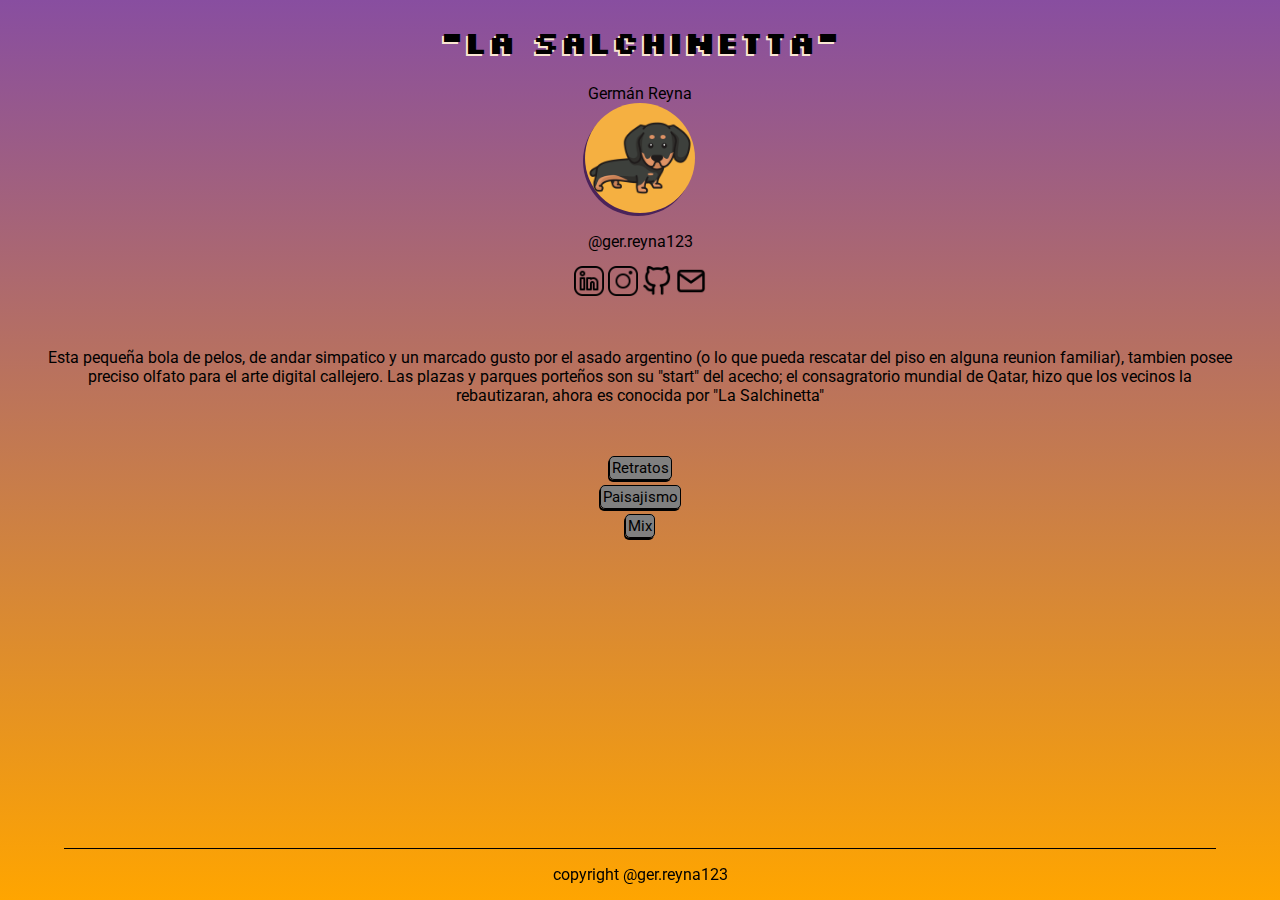
<file: index.html>
<!DOCTYPE html>
<html lang="en">
<head>
    <link rel="preconnect" href="https://fonts.googleapis.com">
    <link rel="preconnect" href="https://fonts.gstatic.com" crossorigin>
    <link href="https://fonts.googleapis.com/css2?family=Roboto:wght@300&display=swap" rel="stylesheet">
    <link rel="preconnect" href="https://fonts.googleapis.com">
<link rel="preconnect" href="https://fonts.gstatic.com" crossorigin>
<link href="https://fonts.googleapis.com/css2?family=Silkscreen&display=swap" rel="stylesheet">
    <meta charset="UTF-8">
    <meta http-equiv="X-UA-Compatible" content="IE=chrome">
    <meta name="viewport" content="width=device-width, initial-scale=1.0">
    <meta name="author" content="Germán Reyna">
    <meta name="description" content="blog de fotos">
    <meta name="keywords" content="Salchinetta, fotos, plaza, retrato, paisajes">
    <meta name="copyright" content="Germán Reyna">

    <!-- metas de FAcebook-->
    <meta property="og:title" content="La Salchineta">
    <meta property="og:type" content="blog">
    <meta property="og:image" content="Img/favicon.png">
    <meta property="og:url" content="https://www.instagram.com/ger.reyna123/">
    <meta property="og:description" content="blog de fotos armada para reto">

    <!-- metas de Twitter-->
    <meta property="twitter:title" content="La Salchineta">
    <meta property="twitter:type" content="blog">
    <meta property="twitter:image" content="Img/favicon.png">
    <meta property="twitter:url" content="https://www.instagram.com/ger.reyna123/">
    <meta property="twitter:description" content="blog de fotos armada para reto">

    <link rel="stylesheet" href="css/style.css">
    <link rel="icon" href="Img/favicon.png" type="image/x-icon">

    <!--microformatos-->


    <title>Reto n°1</title>
</head>


<body>

<header>
        <div itemscope itemtype="https://schema.org/Person"></div>
        <h1 itemprop="name" class="titulo"> "La Salchinetta" </h1>
        <span itemprop="author">Germán Reyna</span>
        <div>
            
        <a href="file:///C:/Users/germa/OneDrive/Escritorio/Reto%20N%C2%B01/index.html"> <img src="Img/logo.png" alt="logo Salchineta" class="logo"></a>
                <a href="https://www.instagram.com/ger.reyna123/">@ger.reyna123</a>
        </div>
</header>
                
        <!--aplicar css-->
<nav>
            
            <div itemscope itemtype="">
          <span itemprop="profile"><a href="direccion linkedin" target="_blank"> <img src="Img/Linkedin.png" alt="" class="logo"></a></span>
                <a href="https://www.instagram.com/ger.reyna123/" target="_blank"> <img src="Img/Instagram.png" alt="" class="logo"></a>
                <a href="https://github.com/" target="_blank"> <img src="Img/Github.png" alt="" class="logo"></a>
                <a href="mailto:german.reyna@live.com" target="_blank"> <img src="Img/Mail.png" alt="" class="logo"></a>
            </div>
            
            
</nav>
        
        
        <!-- modificar la descripccion , agregar css y ver el tema Mobile First-->
<section>

<div>
    <p> Esta pequeña bola de pelos, de andar simpatico y un marcado gusto por el asado argentino (o lo que pueda rescatar del piso en alguna reunion familiar), tambien posee preciso olfato para el arte digital callejero.
        Las plazas y parques porteños son su "start" del acecho; el consagratorio mundial de Qatar, hizo que los vecinos la rebautizaran, ahora es conocida por "La Salchinetta" </p>
</div>


<div>
    <ul>
        <li> <a href="file:///C:/Users/germa/OneDrive/Escritorio/Reto%20N%C2%B01/Retratos.html" class="btn">Retratos</a></li>
        <li> <a href="file:///C:/Users/germa/OneDrive/Escritorio/Reto%20N%C2%B01/Paisajismo.html" class="btn">Paisajismo</a></li>
        <li> <a href="file:///C:/Users/germa/OneDrive/Escritorio/Reto%20N%C2%B01/Mix.html" class="btn">Mix</a></li>
    </ul>
</div>

</section>

        



<!-- falta css del footer, falta editas HR con <meta copyright> -->


<footer>
<hr>
<p> copyright <a href="@ger.reyna123">@ger.reyna123</a></p>
        
</footer>

</body>

</html>
</file>
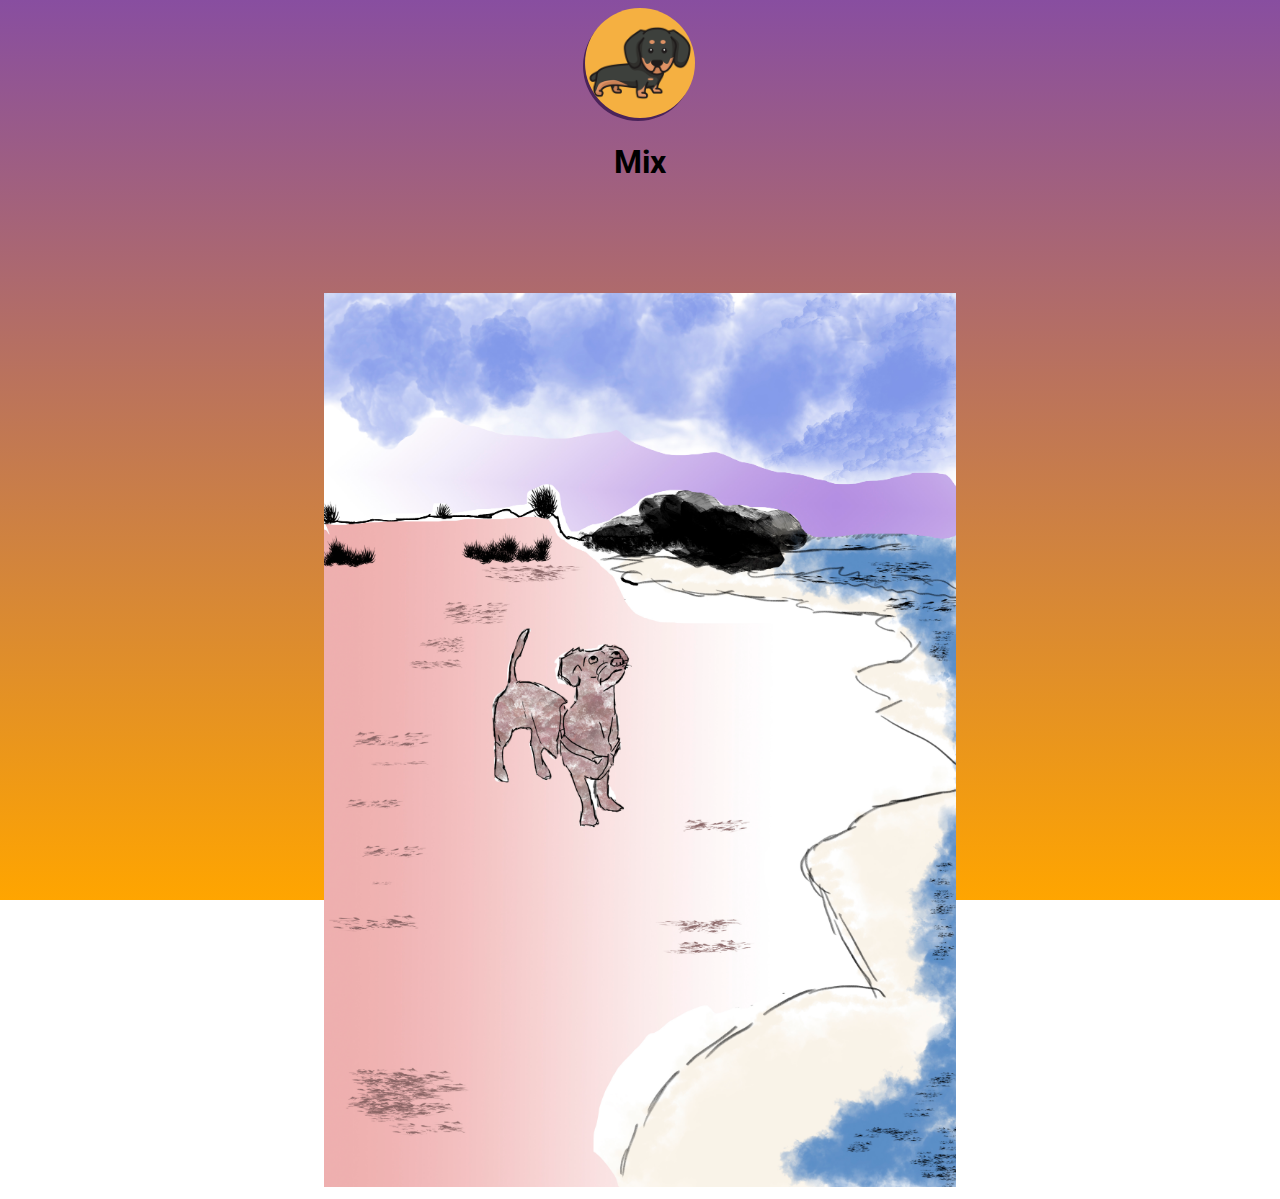
<file: Mix.html>
<!DOCTYPE html>
<html lang="en">
    <head>
        <link rel="preconnect" href="https://fonts.googleapis.com">
        <link rel="preconnect" href="https://fonts.gstatic.com" crossorigin>
        <link href="https://fonts.googleapis.com/css2?family=Archivo+Narrow&family=Blaka&family=Roboto:ital,wght@1,300&family=Rubik+Burned&family=Signika+Negative:wght@300&display=swap" rel="stylesheet">
        <link rel="preconnect" href="https://fonts.googleapis.com">
    <link rel="preconnect" href="https://fonts.gstatic.com" crossorigin>
    <link href="https://fonts.googleapis.com/css2?family=Silkscreen&display=swap" rel="stylesheet">
        <meta charset="UTF-8">
        <meta http-equiv="X-UA-Compatible" content="IE=chrome">
        <meta name="viewport" content="width=device-width, initial-scale=1.0">
        <meta name="author" content="Germán Reyna">
        <link rel="stylesheet" href="css/style.css">
        <title>Reto n°1</title>
    </head>
<body>
    <header>
        <div>
        <a href="file:///C:/Users/germa/OneDrive/Escritorio/Reto%20N%C2%B01/index.html"> <img src="Img/logo.png" alt="logo Salchineta" class="logo"></a>
        </div>
    </header>

    <section>

        <h1>Mix</h1>
        <img src="Img/perrita.jpg" alt="Salchinetta" class="foto">
    </section>
    


</body>
</html>
</file>
<file: css/style.css>
body {
    
    background: linear-gradient( #884EA0  , orange);
    font-family: 'Roboto', sans-serif;
    text-align: center;
    background-attachment: fixed;
    }
ul {
    list-style: none;
}

.titulo{
    font-family: Silkscreen;
    text-shadow: -2px 2px #FAE5D3;
}


header a:nth-child(2) {
    padding: 15px;
    color: black;
}

/* los "a" van inline por defecto, tengo q pasarlos a block*/
header a{
    display: block;
    text-decoration: none;
    
}
header .logo{
    width: 110px;
    height: 110px;
    border-radius: 50%;
    background-color:#F5B041 ;
    box-shadow: -2px 3px #4A235A;
}



nav .logo{
    width: 30px;
    height: 30px;
    
    
}

section .foto{
    width: 50%;
    height: 80%;
    margin-top: 90px;
}
section p {
    padding: 32px 40px 32px 40px;
}
section li{
    margin: auto;
    padding: 5px;
    margin-left: -40px;
}
section .btn{
    text-decoration: none;
    color: black;
    text-align: center;
}



.btn {
    font-family: 'Roboto', sans-serif;
    font-size: 15px;
    background: grey;
    color: black;
    padding: 2px;
    text-decoration: none;
    border: solid 0.5px black;
    border-radius: 5px;
    box-shadow: -1px 2px black;


}


footer {
        position: fixed;
        left: 0;
        bottom: 0;
        width: 100%;
        color: black;
        text-align: center;
    }
    
footer hr{
width: 90%;
height: 1px;
border-width: 0;
color: black;
background-color: black;
}
footer a{
color: black;
text-decoration: none;

}
/*


.btn:hover{
    background: grey;
    font-size: 21px;
    color: black;
    padding: 2px;
    text-decoration: none;
    border: solid 0.5px black;
    border-radius: 5px;
    box-shadow: 0px 3.5px 0px 3px;
}



border-bottom: solid 2px black;
    border-left: solid 2px black;
    border-top: solid 0.5px black;
    border-right: solid 0.5px black;


p {
    width: 100%;
    text-align: center;
    
}
ul {
    list-style: none;
}

header .logo{
    width: 100px 100px 100px 100px;
    padding: 2px 2px 2px 2px;
}

header a:nth-child(2){
    text-decoration: none;
    text-align: center;
    padding: 2px 2px 2px 2px;
}


header .logo {
border-radius: 10px ;  
}


nav 
{
    padding: 0%;
}

nav .logo {
    width: 25px;
    
}  


section {
padding-top: 0%;

}

    

.btn {
    font-family: 'Roboto', sans-serif;
    font-size: 20px;
    
    color: black;
    padding: 5px 8px 5px 8px;
    text-decoration: none;
    border-radius: 5px;
    border-bottom: solid 2px black;
    border-left: solid 2px black;
    border-top: solid 0.5px black;
    border-right: solid 0.5px black;


}
.btn:hover{
    background:coral;
    font-size: 22px;
    color: black;
    padding: 7px 10px 7px 10px;
    border-bottom: solid 2px black;
    border-left: solid 2px black;
    border-top: solid 0.5px black;
    border-right: solid 0.5px black;
}
*/
</file>
